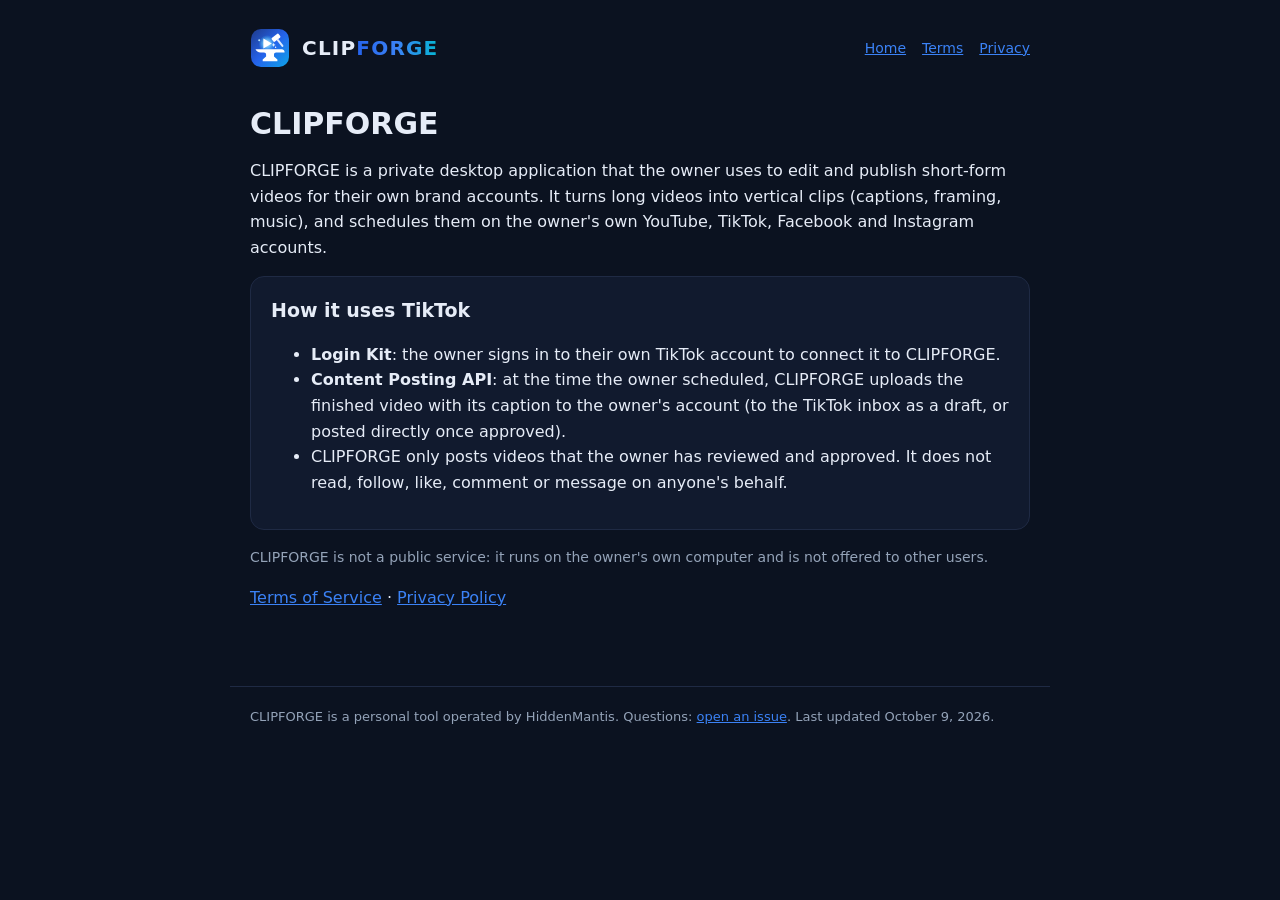
<file: index.html>
<!doctype html><html lang="en"><head><meta charset="utf-8"><meta name="viewport" content="width=device-width,initial-scale=1"><link rel="icon" href="logo.svg"><link rel="stylesheet" href="style.css"><title>CLIPFORGE — short-form video studio</title></head><body><header><img src="logo.svg" alt=""><a class="brand" href="">CLIP<i>FORGE</i></a><nav><a href="">Home</a><a href="terms.html">Terms</a><a href="privacy.html">Privacy</a></nav></header><main>
<h1>CLIPFORGE</h1>
<p>CLIPFORGE is a private desktop application that the owner uses to edit and publish short-form videos for their own brand accounts. It turns long videos into vertical clips (captions, framing, music), and schedules them on the owner's own YouTube, TikTok, Facebook and Instagram accounts.</p>
<div class="card"><h2 style="margin-top:0">How it uses TikTok</h2>
<ul><li><b>Login Kit</b>: the owner signs in to their own TikTok account to connect it to CLIPFORGE.</li>
<li><b>Content Posting API</b>: at the time the owner scheduled, CLIPFORGE uploads the finished video with its caption to the owner's account (to the TikTok inbox as a draft, or posted directly once approved).</li>
<li>CLIPFORGE only posts videos that the owner has reviewed and approved. It does not read, follow, like, comment or message on anyone's behalf.</li></ul></div>
<p class="muted">CLIPFORGE is not a public service: it runs on the owner's own computer and is not offered to other users.</p>
<p><a href="terms.html">Terms of Service</a> · <a href="privacy.html">Privacy Policy</a></p>
</main><footer>CLIPFORGE is a personal tool operated by HiddenMantis. Questions: <a href="https://github.com/HiddenMantis-dev/clipforge-app/issues">open an issue</a>. Last updated October 9, 2026.</footer></body></html>
</file>
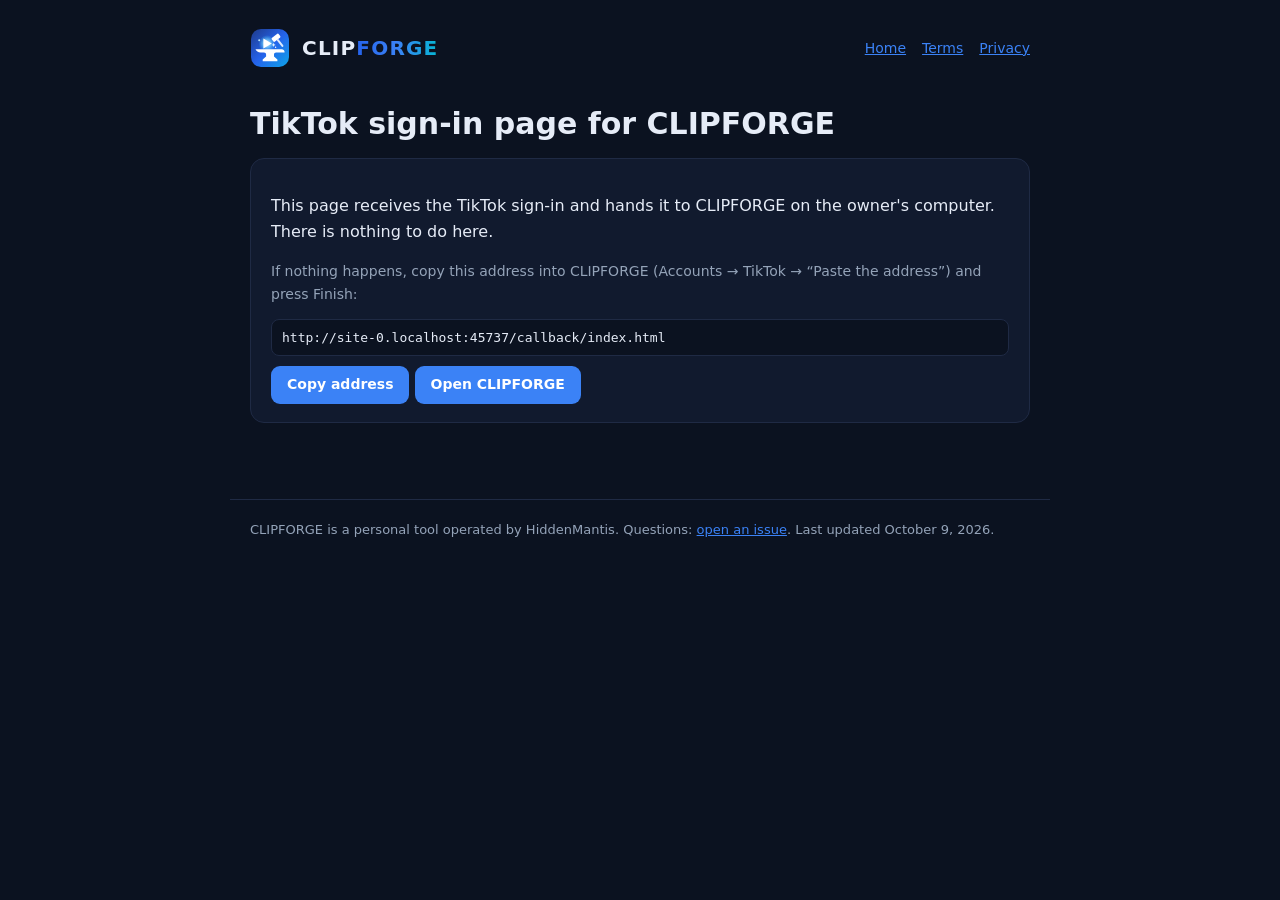
<file: callback/index.html>
<!doctype html><html lang="en"><head><meta charset="utf-8"><meta name="viewport" content="width=device-width,initial-scale=1"><link rel="icon" href="../logo.svg"><link rel="stylesheet" href="../style.css"><title>Connecting… — CLIPFORGE</title></head><body><header><img src="../logo.svg" alt=""><a class="brand" href="../">CLIP<i>FORGE</i></a><nav><a href="../">Home</a><a href="../terms.html">Terms</a><a href="../privacy.html">Privacy</a></nav></header><main>
<h1 id="h">Connecting your account…</h1>
<div class="card" id="box">
<p id="msg">Sending the sign-in back to CLIPFORGE on this computer.</p>
<p class="muted">If nothing happens, copy this address into CLIPFORGE (Accounts → TikTok → “Paste the address”) and press Finish:</p>
<input id="addr" readonly onclick="this.select()"><button id="copy">Copy address</button>
 <a class="btn" id="go" href="#">Open CLIPFORGE</a>
</div>
<script>
const q = new URLSearchParams(location.search), addr = document.getElementById("addr");
addr.value = location.href;
document.getElementById("copy").onclick = () => { addr.select(); navigator.clipboard?.writeText(location.href); document.getElementById("copy").textContent = "Copied"; };
const port = q.get("port") || localStorage.getItem("clipforgePort") || "8780";
const target = `http://127.0.0.1:${port}/oauth/tiktok${location.search}`;
document.getElementById("go").href = target;
if (q.get("error")) {
  document.getElementById("h").textContent = "Sign-in was cancelled";
  document.getElementById("msg").textContent = "TikTok said: " + (q.get("error_description") || q.get("error")) + ". Go back to CLIPFORGE and press Connect again.";
} else if (q.get("code")) {
  setTimeout(() => { location.href = target; }, 600);
} else {
  document.getElementById("h").textContent = "TikTok sign-in page for CLIPFORGE";
  document.getElementById("msg").textContent = "This page receives the TikTok sign-in and hands it to CLIPFORGE on the owner's computer. There is nothing to do here.";
}
</script>
</main><footer>CLIPFORGE is a personal tool operated by HiddenMantis. Questions: <a href="https://github.com/HiddenMantis-dev/clipforge-app/issues">open an issue</a>. Last updated October 9, 2026.</footer></body></html>
</file>
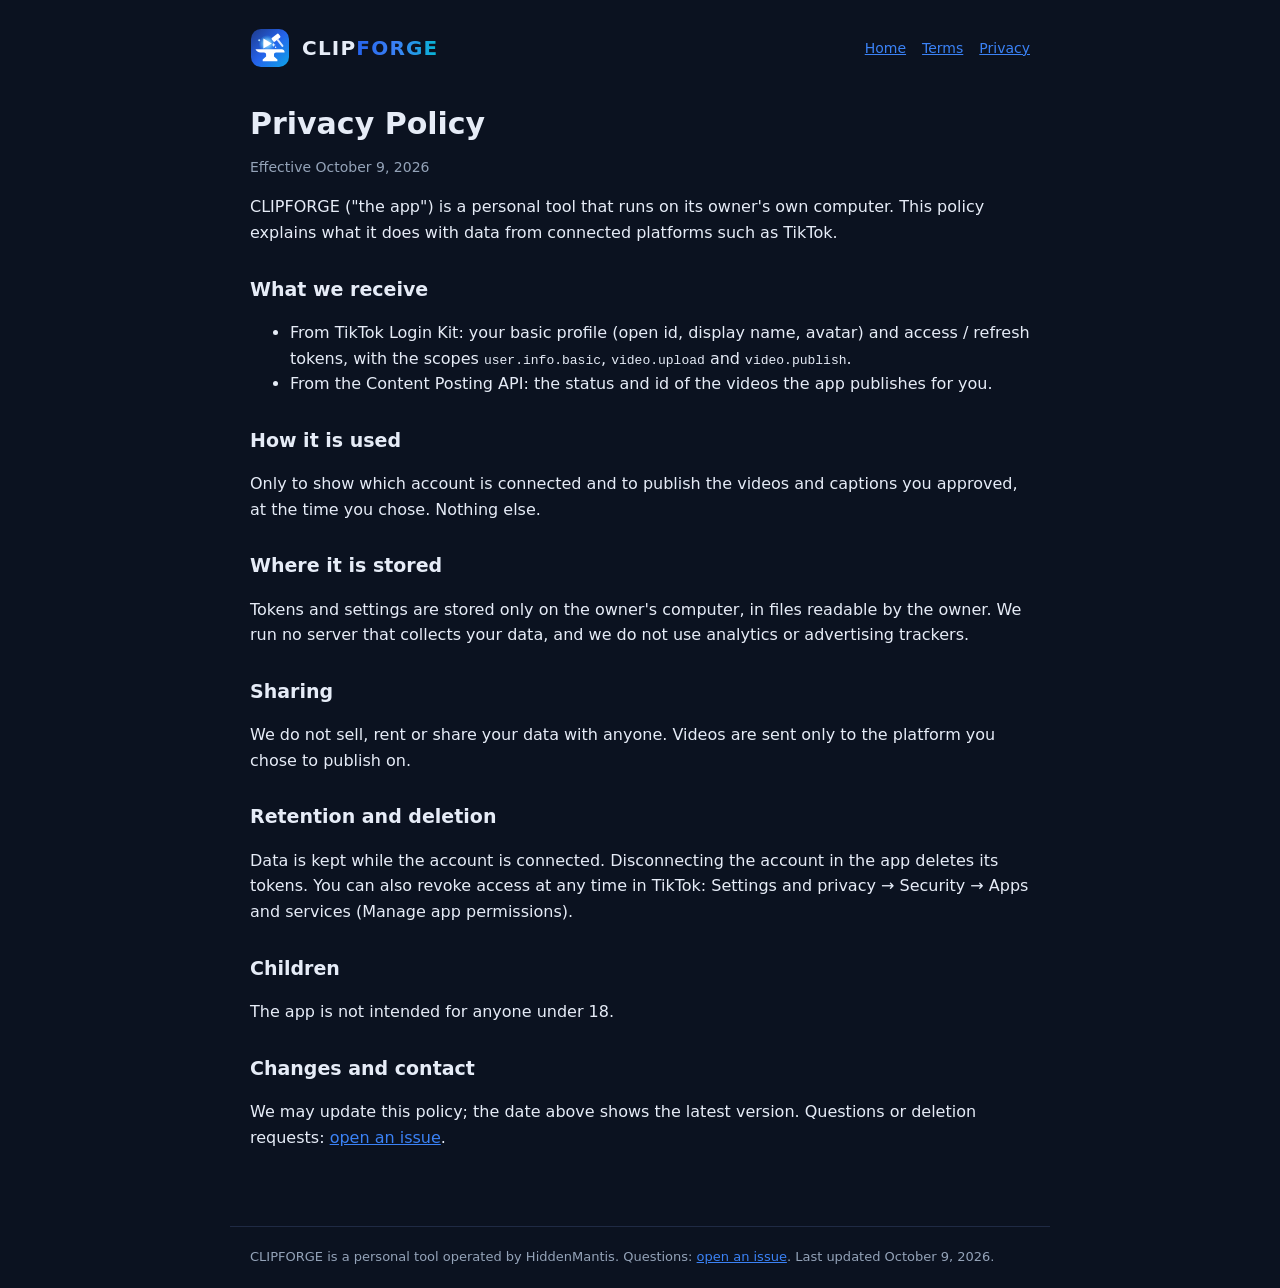
<file: privacy.html>
<!doctype html><html lang="en"><head><meta charset="utf-8"><meta name="viewport" content="width=device-width,initial-scale=1"><link rel="icon" href="logo.svg"><link rel="stylesheet" href="style.css"><title>Privacy Policy — CLIPFORGE</title></head><body><header><img src="logo.svg" alt=""><a class="brand" href="">CLIP<i>FORGE</i></a><nav><a href="">Home</a><a href="terms.html">Terms</a><a href="privacy.html">Privacy</a></nav></header><main>
<h1>Privacy Policy</h1>
<p class="muted">Effective October 9, 2026</p>
<p>CLIPFORGE ("the app") is a personal tool that runs on its owner's own computer. This policy explains what it does with data from connected platforms such as TikTok.</p>
<h2>What we receive</h2><ul>
<li>From TikTok Login Kit: your basic profile (open id, display name, avatar) and access / refresh tokens, with the scopes <code>user.info.basic</code>, <code>video.upload</code> and <code>video.publish</code>.</li>
<li>From the Content Posting API: the status and id of the videos the app publishes for you.</li></ul>
<h2>How it is used</h2><p>Only to show which account is connected and to publish the videos and captions you approved, at the time you chose. Nothing else.</p>
<h2>Where it is stored</h2><p>Tokens and settings are stored only on the owner's computer, in files readable by the owner. We run no server that collects your data, and we do not use analytics or advertising trackers.</p>
<h2>Sharing</h2><p>We do not sell, rent or share your data with anyone. Videos are sent only to the platform you chose to publish on.</p>
<h2>Retention and deletion</h2><p>Data is kept while the account is connected. Disconnecting the account in the app deletes its tokens. You can also revoke access at any time in TikTok: Settings and privacy → Security → Apps and services (Manage app permissions).</p>
<h2>Children</h2><p>The app is not intended for anyone under 18.</p>
<h2>Changes and contact</h2><p>We may update this policy; the date above shows the latest version. Questions or deletion requests: <a href="https://github.com/HiddenMantis-dev/clipforge-app/issues">open an issue</a>.</p>
</main><footer>CLIPFORGE is a personal tool operated by HiddenMantis. Questions: <a href="https://github.com/HiddenMantis-dev/clipforge-app/issues">open an issue</a>. Last updated October 9, 2026.</footer></body></html>
</file>
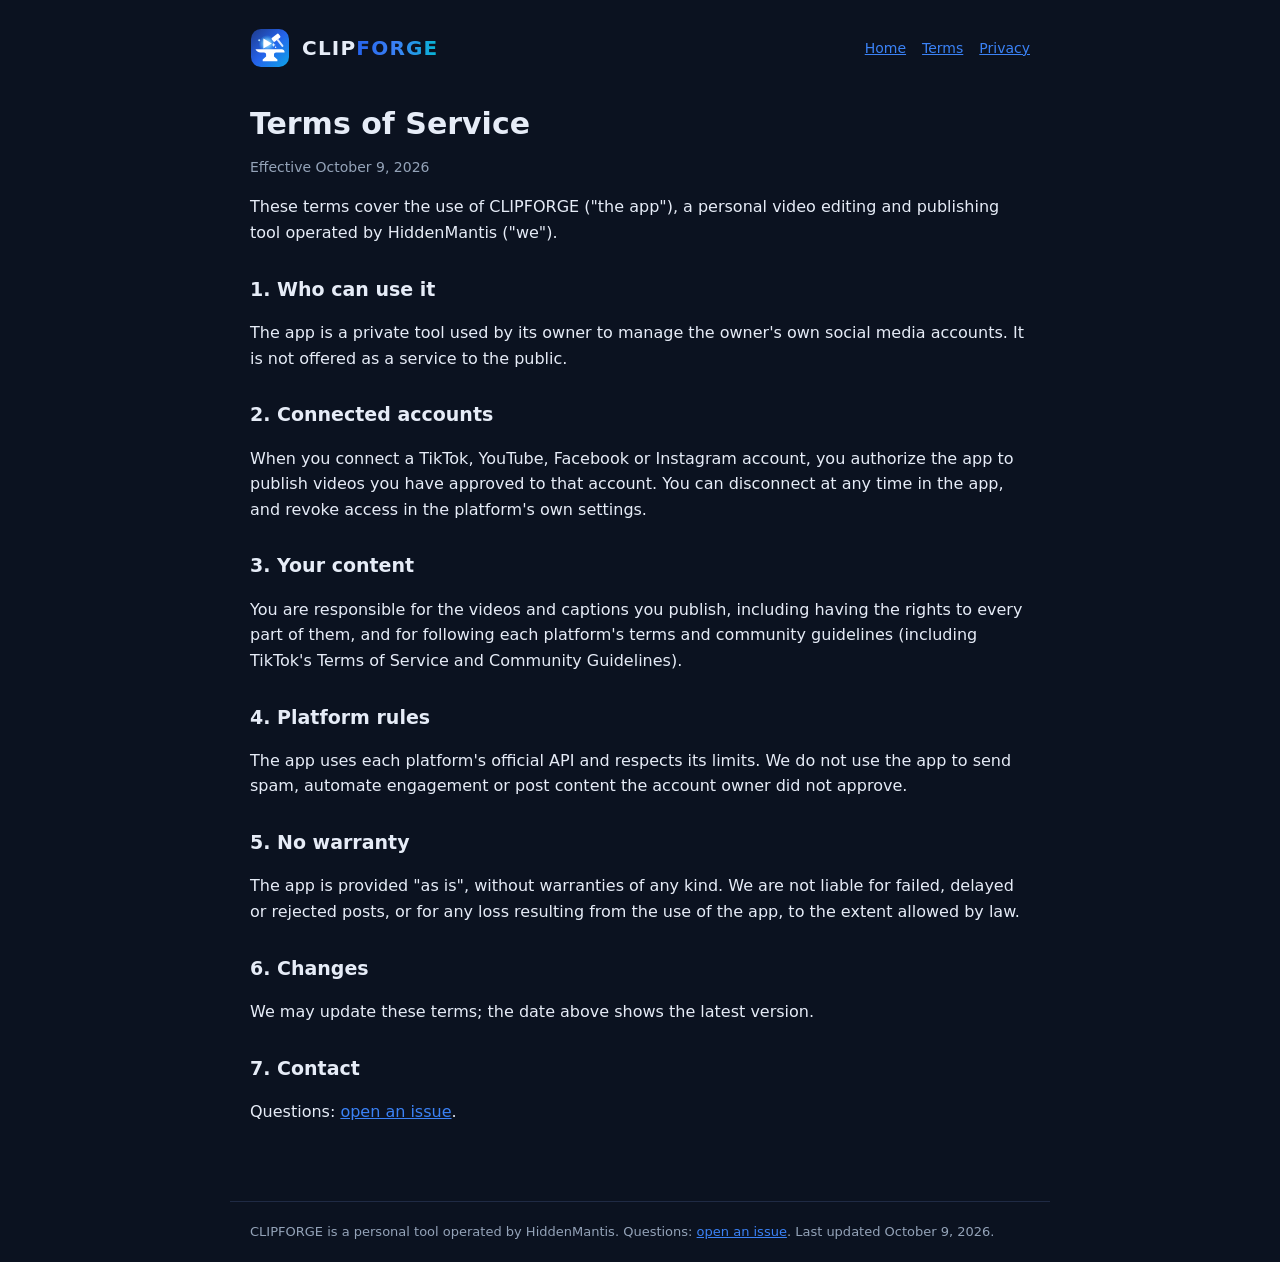
<file: terms.html>
<!doctype html><html lang="en"><head><meta charset="utf-8"><meta name="viewport" content="width=device-width,initial-scale=1"><link rel="icon" href="logo.svg"><link rel="stylesheet" href="style.css"><title>Terms of Service — CLIPFORGE</title></head><body><header><img src="logo.svg" alt=""><a class="brand" href="">CLIP<i>FORGE</i></a><nav><a href="">Home</a><a href="terms.html">Terms</a><a href="privacy.html">Privacy</a></nav></header><main>
<h1>Terms of Service</h1>
<p class="muted">Effective October 9, 2026</p>
<p>These terms cover the use of CLIPFORGE ("the app"), a personal video editing and publishing tool operated by HiddenMantis ("we").</p>
<h2>1. Who can use it</h2><p>The app is a private tool used by its owner to manage the owner's own social media accounts. It is not offered as a service to the public.</p>
<h2>2. Connected accounts</h2><p>When you connect a TikTok, YouTube, Facebook or Instagram account, you authorize the app to publish videos you have approved to that account. You can disconnect at any time in the app, and revoke access in the platform's own settings.</p>
<h2>3. Your content</h2><p>You are responsible for the videos and captions you publish, including having the rights to every part of them, and for following each platform's terms and community guidelines (including TikTok's Terms of Service and Community Guidelines).</p>
<h2>4. Platform rules</h2><p>The app uses each platform's official API and respects its limits. We do not use the app to send spam, automate engagement or post content the account owner did not approve.</p>
<h2>5. No warranty</h2><p>The app is provided "as is", without warranties of any kind. We are not liable for failed, delayed or rejected posts, or for any loss resulting from the use of the app, to the extent allowed by law.</p>
<h2>6. Changes</h2><p>We may update these terms; the date above shows the latest version.</p>
<h2>7. Contact</h2><p>Questions: <a href="https://github.com/HiddenMantis-dev/clipforge-app/issues">open an issue</a>.</p>
</main><footer>CLIPFORGE is a personal tool operated by HiddenMantis. Questions: <a href="https://github.com/HiddenMantis-dev/clipforge-app/issues">open an issue</a>. Last updated October 9, 2026.</footer></body></html>
</file>
<file: style.css>
:root { --bg: #0b1220; --panel: #111a2e; --line: #1f2a44; --text: #e6ecf7; --muted: #94a3b8; --accent: #3b82f6; }
* { box-sizing: border-box; }
body { margin: 0; font: 16px/1.6 system-ui, -apple-system, "Segoe UI", Roboto, sans-serif; background: var(--bg); color: var(--text); }
header { display: flex; align-items: center; gap: 12px; max-width: 820px; margin: 0 auto; padding: 28px 20px 8px; }
header img { width: 40px; height: 40px; }
header a.brand { font-weight: 800; letter-spacing: .06em; color: var(--text); text-decoration: none; font-size: 20px; }
header a.brand i { font-style: normal; background: linear-gradient(90deg, #2563eb, #3b82f6, #06b6d4); -webkit-background-clip: text; background-clip: text; color: transparent; }
nav { margin-left: auto; display: flex; gap: 16px; font-size: 14px; }
nav a, main a, footer a { color: var(--accent); }
main { max-width: 820px; margin: 0 auto; padding: 12px 20px 60px; }
h1 { font-size: 30px; line-height: 1.2; margin: 18px 0 8px; } h2 { font-size: 19px; margin: 28px 0 6px; }
.card { background: var(--panel); border: 1px solid var(--line); border-radius: 14px; padding: 18px 20px; margin: 16px 0; }
.muted { color: var(--muted); font-size: 14px; }
code, input { font: 13px ui-monospace, Menlo, Consolas, monospace; }
input { width: 100%; padding: 10px; border-radius: 8px; border: 1px solid var(--line); background: #0b1220; color: var(--text); }
button, .btn { display: inline-block; font: 600 14px/1.4 system-ui, sans-serif; vertical-align: middle; margin-top: 10px; padding: 9px 16px; border: 0; border-radius: 9px; background: var(--accent); color: #fff; font-weight: 600; cursor: pointer; text-decoration: none; }
footer { max-width: 820px; margin: 0 auto; padding: 20px; color: var(--muted); font-size: 13px; border-top: 1px solid var(--line); }
</file>
